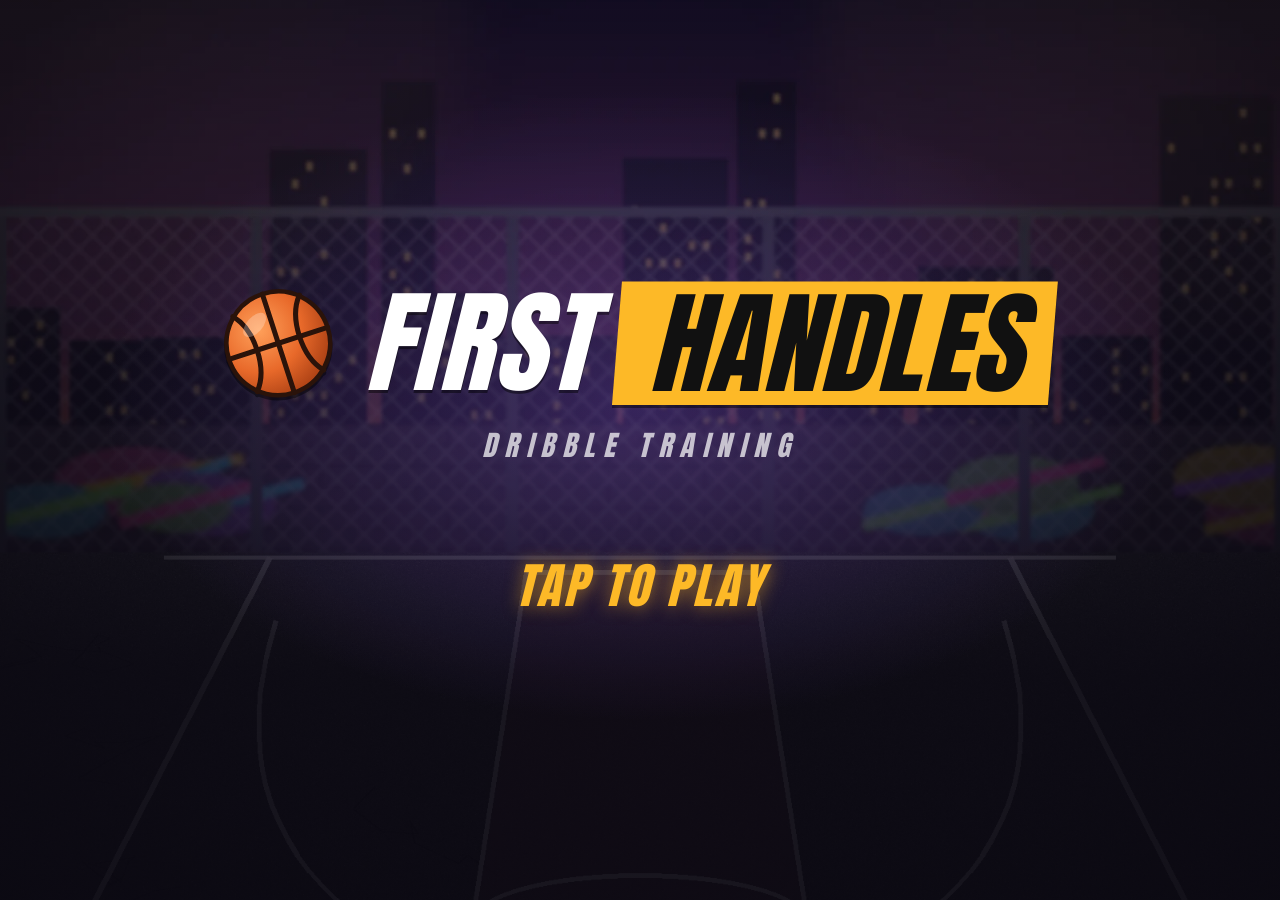
<file: index.html>
<!DOCTYPE html>
<html lang="en">
<head>
  <meta charset="utf-8">
  <meta name="viewport" content="width=device-width, initial-scale=1, viewport-fit=cover">
  <meta name="theme-color" content="#0b0912">
  <title>First Handles</title>
  <link rel="icon" href="data:image/svg+xml,%3Csvg xmlns='http://www.w3.org/2000/svg' viewBox='0 0 100 100'%3E%3Ctext y='.9em' font-size='90'%3E%F0%9F%8F%80%3C/text%3E%3C/svg%3E">
  <link rel="stylesheet" href="css/styles.css">
  <link rel="stylesheet" href="css/street.css">
  <link rel="preload" href="assets/fonts/anton.woff" as="font" type="font/woff" crossorigin>
</head>
<body>
  <main id="app" aria-live="polite"></main>
  <div id="overlay-root"></div>
  <noscript>First Handles needs JavaScript turned on.</noscript>
  <script type="module" src="js/app.js"></script>
</body>
</html>
</file>
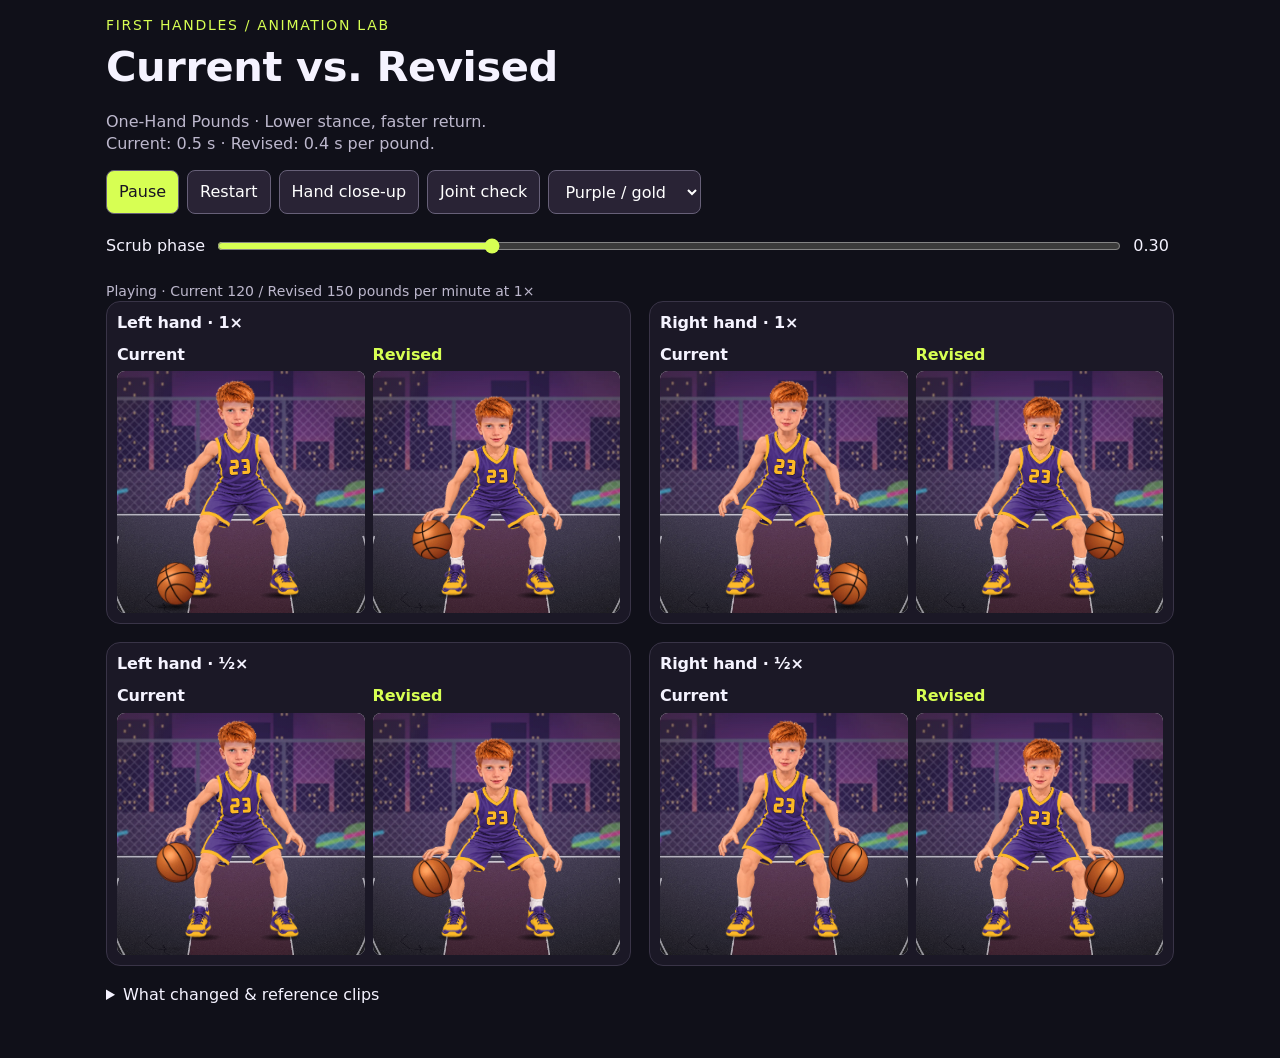
<file: dev/animation-preview.html>
<!DOCTYPE html>
<html lang="en">
<head>
  <meta charset="utf-8">
  <meta name="viewport" content="width=device-width, initial-scale=1">
  <title>One-Hand Pounds · Current vs. Revised</title>
  <link rel="stylesheet" href="../css/styles.css">
  <style>
    html { font-size: 16px; background: #101019; }
    body { padding: 16px; max-width: 1100px; margin: auto; background: #101019; color: #f5f3ff; font-size: 16px; }
    h1 { font-size: clamp(1.65rem, 5vw, 2.6rem); margin: 4px 0 8px; }
    .kicker { color: #d7ff53; font-size: 14px; letter-spacing: .12em; text-transform: uppercase; }
    .intro, .note { color: #bdb8cd; }
    .grid { display: grid; grid-template-columns: repeat(2, minmax(0, 1fr)); gap: 18px; }
    .pair { min-width: 0; border: 1px solid #393447; border-radius: 14px; padding: 10px; background: #1b1826; }
    .pair > h2 { font-size: 16px; margin: 0 0 10px; }
    .compare { display: grid; grid-template-columns: repeat(2, minmax(0, 1fr)); gap: 8px; }
    .cell { min-width: 0; }
    .cell h2 { font-size: 1rem; margin: 0 0 6px; }
    .cell.revised h2 { color: #d7ff53; }
    .cell .anim { width: 100%; max-height: none; aspect-ratio: 230 / 225; border-radius: 8px; }
    .anim__helper { display: none; }
    .controls { display: flex; gap: 8px; flex-wrap: wrap; margin: 12px 0; }
    button, select { font: inherit; padding: 8px 12px; min-height: 44px; border-radius: 8px; border: 1px solid #676078; background: #292335; color: white; }
    button:focus-visible, select:focus-visible, input:focus-visible, a:focus-visible { outline: 3px solid #d7ff53; outline-offset: 3px; }
    button[aria-pressed="true"] { background: #d7ff53; color: #171322; }
    .timeline { display: flex; align-items: center; gap: 10px; width: 100%; }
    .timeline input { flex: 1; min-width: 0; height: 44px; accent-color: #d7ff53; }
    output { min-width: 4ch; font-variant-numeric: tabular-nums; }
    a { color: #d7ff53; }
    details { margin: 16px 0; line-height: 1.6; }
    summary { cursor: pointer; min-height: 44px; }
    .note { font-size: 14px; margin: 8px 0 0; }
    body.seams .anim { background: #ff00bb; }
    body.seams .anim__scene, body.seams .anim__svg > rect { visibility: hidden; }
    @media(max-width: 700px) { body { padding: 12px; } .grid { grid-template-columns: minmax(0, 1fr); gap: 12px; } }
  </style>
</head>
<body>
  <header>
    <div class="kicker">First Handles / Animation lab</div>
    <h1>Current vs. Revised</h1>
    <p class="intro">One-Hand Pounds · Lower stance, faster return.<br>Current: 0.5 s · Revised: 0.4 s per pound.</p>
  </header>
  <div class="controls">
    <button id="play" aria-pressed="true">Pause</button>
    <button id="restart">Restart</button>
    <button id="zoom" aria-pressed="false">Hand close-up</button>
    <button id="seams" aria-pressed="false">Joint check</button>
    <select id="jersey" aria-label="Team colors">
      <option value="">Purple / gold</option>
      <option value="#4B2E83,#D9FF1F">Purple / neon</option>
      <option value="#C8102E,#F4F4F4">Red / white</option>
      <option value="#141414,#7CB8F2">Black / sky</option>
      <option value="#F4F4F4,#1D4ED8">White / royal</option>
    </select>
    <label class="timeline">Scrub phase <input id="scrub" type="range" min="0" max="1" step="0.001" value="0"><output id="phase">0.00</output></label>
  </div>
  <p class="note" id="status">Current 120 / Revised 150 pounds per minute at 1×</p>
  <div class="grid" id="grid"></div>
  <details>
    <summary>What changed &amp; reference clips</summary>
    <ul>
      <li>Revised meets the ball while it is still rising, briefly absorbs it, then drives it down. No waiting at the top.</li>
      <li>Revised runs at 150 pounds per minute, 25% faster than Current's 120. This is a review setting, not a measured video cadence.</li>
      <li>The wrist follows through after release, then recovers before the catch.</li>
      <li>Deeper knees and a stronger hip hinge keep Revised lower throughout the pound, with planted feet and less head bob.</li>
      <li>Shorter, lighter floor compression with an immediate rising arc; planted feet and a quieter head.</li>
    </ul>
    <p><a href="https://www.youtube.com/watch?v=8qvCSEG0SIQ&amp;t=81s" target="_blank" rel="noopener">Coach Dags · 1:21 · youth stance</a><br>
    <a href="https://www.youtube.com/watch?v=YuK1JHuq_aE&amp;t=38s" target="_blank" rel="noopener">CoachUp · 0:38 · side-view hand action</a></p>
    <p class="note">Mirror view shows the hand on the same side of your screen. At ½×, Current takes 1 second and Revised takes 0.8 seconds per pound. The two cadences naturally drift apart during playback. Scrubbing pauses both at the same phase. Current is the original baseline. The local game uses Revised.</p>
  </details>
  <script type="module" src="./animation-preview.js"></script>
</body>
</html>
</file>
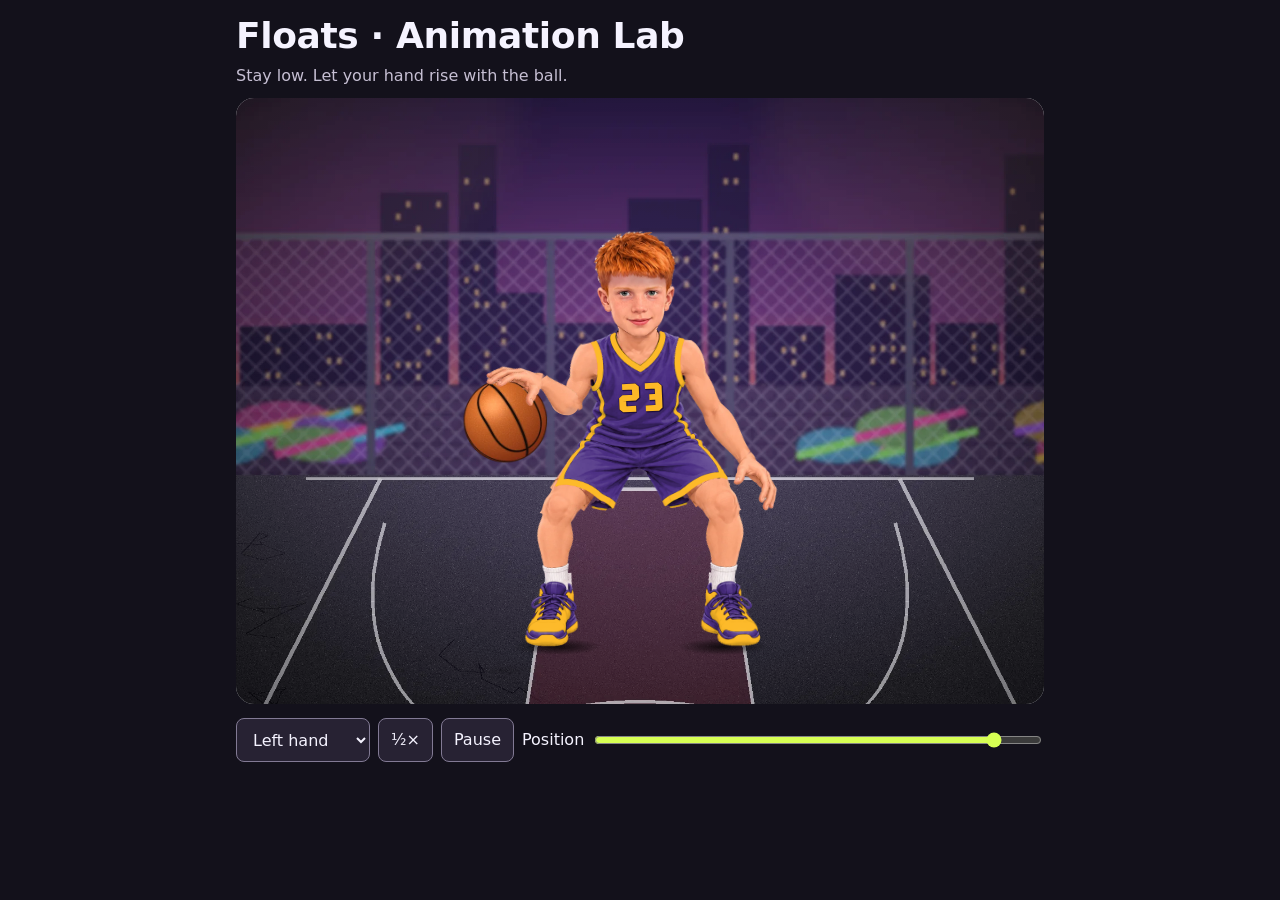
<file: dev/floats-preview.html>
<!doctype html>
<html lang="en">
<head>
  <meta charset="utf-8">
  <meta name="viewport" content="width=device-width, initial-scale=1">
  <title>Floats · Animation Lab</title>
  <link rel="stylesheet" href="../css/styles.css">
  <style>
    html, body { background: #13111b; color: #f5f3ff; font-size: 16px; }
    main { display: grid; max-width: 52rem; margin: auto; padding: 12px; gap: 12px; }
    h1 { font-size: clamp(1.5rem, 5vw, 2.25rem); }
    p { margin: 4px 0 0; color: #c6bfd3; }
    .controls { display: flex; flex-wrap: wrap; gap: 8px; align-items: center; }
    button, select { min-height: 44px; padding: 6px 12px; border-radius: 8px; border: 1px solid #827a94; background: #272233; color: inherit; font: inherit; }
    button[aria-pressed="true"] { background: #d7ff53; color: #15121c; }
    label { display: flex; align-items: center; gap: 8px; }
    .scrub { flex: 1 1 190px; }
    input { min-width: 0; width: 100%; height: 44px; accent-color: #d7ff53; }
    #stage { min-width: 0; }
    #stage .anim { width: 100%; max-height: none; }
    @media (orientation: landscape) and (max-height: 580px) {
      main { max-width: none; grid-template-columns: minmax(0, calc((100svh - 24px) * 4 / 3)) minmax(144px, 1fr); align-items: center; }
      #stage { grid-area: 1 / 1 / 3; }
      header, .controls { grid-column: 2; }
      header { align-self: end; }
      header h1 { font-size: 1.2rem; line-height: 1.15; }
      header p { font-size: .85rem; }
      .controls { align-self: start; display: grid; grid-template-columns: auto 1fr; }
      #hand, .scrub { grid-column: 1 / -1; }
      .scrub { font-size: .85rem; }
    }
  </style>
</head>
<body>
  <main>
    <header>
      <h1>Floats · Animation Lab</h1>
      <p>Stay low. Let your hand rise with the ball.</p>
    </header>
    <div id="stage"></div>
    <div class="controls">
      <select id="hand" aria-label="Dribbling hand"><option value="left">Left hand</option><option value="right">Right hand</option></select>
      <button id="slow" aria-pressed="false" aria-label="Half speed">½×</button>
      <button id="play">Pause</button>
      <label class="scrub">Position <input id="phase" type="range" min="0" max="1" step="0.001" value="0"></label>
    </div>
  </main>
  <script type="module" src="./floats-preview.js"></script>
</body>
</html>
</file>
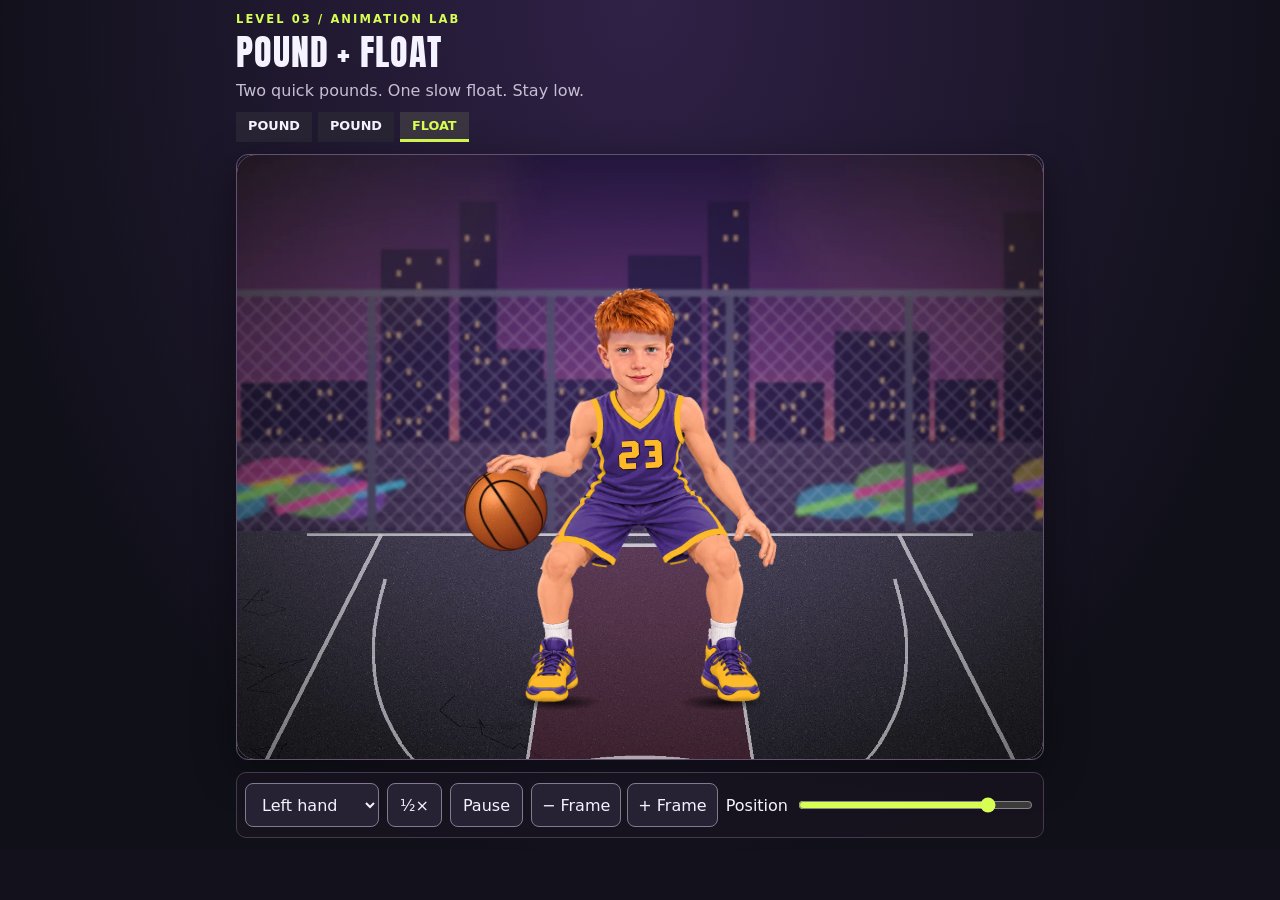
<file: dev/pound-float-preview.html>
<!doctype html>
<html lang="en">
<head>
  <meta charset="utf-8">
  <meta name="viewport" content="width=device-width, initial-scale=1">
  <title>Pound + Float · Animation Lab</title>
  <link rel="stylesheet" href="../css/styles.css">
  <style>
    html, body { background: #13111b; color: #f5f3ff; font-size: 16px; }
    main { display: grid; max-width: 52rem; margin: auto; padding: 12px; gap: 12px; }
    h1 { font-size: clamp(1.5rem, 5vw, 2.25rem); }
    p { margin: 4px 0 0; color: #c6bfd3; }
    .controls { display: flex; flex-wrap: wrap; gap: 8px; align-items: center; }
    button, select { min-height: 44px; padding: 6px 12px; border-radius: 8px; border: 1px solid #827a94; background: #272233; color: inherit; font: inherit; }
    button[aria-pressed="true"] { background: #d7ff53; color: #15121c; }
    label { display: flex; align-items: center; gap: 8px; }
    .scrub { flex: 1 1 190px; }
    input { min-width: 0; width: 100%; height: 44px; accent-color: #d7ff53; }
    #stage { min-width: 0; }
    #stage .anim { width: 100%; max-height: none; }
    @font-face { font-family: Anton; src: url('../assets/fonts/anton.woff'); }
    body { background: radial-gradient(ellipse at top, #302147, #101019 75%); }
    h1 { font-family: Anton, sans-serif; font-weight: 400; text-transform: uppercase; letter-spacing: .025em; }
    .kicker { color: #d7ff53; text-transform: uppercase; font-size: .72rem; font-weight: 800; letter-spacing: .18em; }
    #stage { overflow: hidden; border: 1px solid #655074; border-radius: 12px; box-shadow: 0 12px 40px #0006; }
    .beats { display: flex; gap: 6px; margin-top: 10px; }
    .beats span { padding: 5px 12px; background: #292434; border-bottom: 3px solid transparent; font-weight: 800; text-transform: uppercase; font-size: .8rem; }
    .beats span.active { color: #d7ff53; border-color: #d7ff53; background: #3a3540; }
    .controls { padding: 8px; border: 1px solid #44394e; border-radius: 10px; background: #17131ee6; }
    .stepper { display: flex; gap: 6px; }
    .stepper button { padding-inline: 10px; }
    @media (orientation: landscape) and (max-height: 580px) {
      main { max-width: none; grid-template-columns: minmax(0, 1fr) minmax(190px, 30%); align-items: center; }
      #stage { width: 100%; max-width: calc((100svh - 26px) * 4 / 3); justify-self: center; }
      #stage .anim { max-height: calc(100svh - 24px); }
      #stage { grid-area: 1 / 1 / 3; }
      header, .controls { grid-column: 2; }
      header { align-self: end; }
      header h1 { font-size: 1.2rem; line-height: 1.15; }
      header p { font-size: .85rem; }
      .controls { align-self: start; display: grid; grid-template-columns: auto 1fr; }
      #hand, .scrub { grid-column: 1 / -1; }
      .scrub { font-size: .85rem; }
      .beats span { padding: 4px 6px; font-size: .7rem; }
      .stepper { grid-column: 1 / -1; }
    }
    @media (orientation: landscape) and (max-height: 375px) {
      main { gap: 8px; }
      header p { display: none; }
      .kicker { font-size: .58rem; letter-spacing: .08em; white-space: nowrap; }
      .beats { margin-top: 4px; }
      .controls { gap: 5px; padding: 6px; }
    }
  </style>
</head>
<body>
  <main>
    <header>
      <div class="kicker">Level 03 / Animation Lab</div>
      <h1>Pound + Float</h1>
      <p>Two quick pounds. One slow float. Stay low.</p>
      <div class="beats" aria-label="Pound, pound, float rhythm"><span>Pound</span><span>Pound</span><span>Float</span></div>
    </header>
    <div id="stage"></div>
    <div class="controls">
      <select id="hand" aria-label="Dribbling hand"><option value="left">Left hand</option><option value="right">Right hand</option></select>
      <button id="slow" aria-pressed="false" aria-label="Half speed">½×</button>
      <button id="play">Pause</button>
      <div class="stepper"><button id="previous" aria-label="Previous frame">− Frame</button><button id="next" aria-label="Next frame">+ Frame</button></div>
      <label class="scrub">Position <input id="phase" type="range" min="0" max="1" step="0.001" value="0"></label>
    </div>
  </main>
  <script type="module" src="./pound-float-preview.js"></script>
</body>
</html>
</file>
<file: css/styles.css>
/* First Handles — base styles. Colors come from the player's team colors. */

:root {
  --primary: #4B2E83;
  --primary-ink: #FFFFFF;
  --secondary: #FDB927;
  --secondary-ink: #111111;
  --jersey: var(--primary);
  --jersey-trim: var(--secondary);
  --placeholder: #9AA0A6;
  --placeholder-dark: #6B7075;

  --surface: color-mix(in srgb, var(--primary-ink) 12%, transparent);
  --surface-strong: color-mix(in srgb, var(--primary-ink) 22%, transparent);
  --radius: 18px;
  --gap: clamp(12px, 2.2vw, 24px);

  --fs-body: clamp(1.05rem, 0.7rem + 1.3vw, 1.6rem);
  --fs-h1: clamp(1.6rem, 1rem + 2.6vw, 3rem);
  --fs-btn: clamp(1.2rem, 0.8rem + 1.6vw, 2rem);
  --fs-huge: clamp(1.5rem, 1rem + 2.4vw, 2.8rem);
}

* { box-sizing: border-box; }

html, body {
  margin: 0;
  min-height: 100%;
  background: var(--primary);
  color: var(--primary-ink);
  font-family: system-ui, -apple-system, "Segoe UI", Roboto, sans-serif;
  font-size: var(--fs-body);
  line-height: 1.35;
  -webkit-tap-highlight-color: transparent;
  transition: background-color 0.25s ease;
}

#app {
  max-width: 1100px;
  margin: 0 auto;
  padding: max(var(--gap), env(safe-area-inset-top)) var(--gap) calc(var(--gap) * 2);
}

h1, h2 { margin: 0; font-weight: 800; letter-spacing: -0.01em; }
h1 { font-size: var(--fs-h1); }
h1:focus, h2:focus { outline: none; }

.stack { display: flex; flex-direction: column; gap: var(--gap); }
.center { align-items: center; text-align: center; }
.lead { margin: 0; opacity: 0.9; }

/* ---------- top bar ---------- */
.topbar {
  display: flex; align-items: center; gap: var(--gap);
  margin-bottom: var(--gap);
  min-height: 56px;
  padding-right: 52px;          /* room for the music button */
}
.btn-back {
  font: inherit; font-weight: 700;
  color: inherit; background: var(--surface);
  border: 0; border-radius: 999px;
  padding: 0.5em 1em; min-height: 48px;
  cursor: pointer; flex-shrink: 0;
}

/* ---------- buttons ---------- */
.btn {
  font: inherit; font-weight: 800; font-size: var(--fs-btn);
  color: var(--secondary-ink); background: var(--secondary);
  border: 3px solid color-mix(in srgb, var(--secondary-ink) 25%, transparent);
  border-radius: var(--radius);
  padding: 0.6em 1.4em; min-height: 64px;
  cursor: pointer;
  box-shadow: 0 6px 0 color-mix(in srgb, black 30%, var(--secondary));
  transition: transform 0.08s ease, box-shadow 0.08s ease;
}
.btn:active { transform: translateY(4px); box-shadow: 0 2px 0 color-mix(in srgb, black 30%, var(--secondary)); }
.btn-big { width: min(100%, 420px); }
.btn-huge { width: min(100%, 520px); font-size: var(--fs-huge); min-height: 88px; }
.btn-quiet {
  color: var(--primary-ink); background: var(--surface-strong);
  border-color: transparent; box-shadow: none;
}
.btn-quiet:active { box-shadow: none; }
.btn-link {
  font: inherit; color: inherit; background: none; border: 0;
  text-decoration: underline; text-underline-offset: 4px;
  padding: 0.6em; min-height: 48px; cursor: pointer; opacity: 0.9;
}
button:focus-visible, input:focus-visible {
  outline: 4px solid var(--primary-ink); outline-offset: 3px;
}

/* ---------- setup ---------- */
.setup { max-width: 640px; margin: 0 auto; }
.field { display: flex; flex-direction: column; gap: 8px; border: 0; padding: 0; margin: 0; }
.field > span, .field > legend { font-weight: 700; padding: 0; margin-bottom: 8px; }
.field input {
  font: inherit; font-size: var(--fs-btn); font-weight: 700;
  padding: 0.5em 0.7em; border-radius: 14px;
  border: 3px solid transparent;
  background: #fff; color: #111;
  min-height: 64px;
}
.field input[name="number"] { width: 5em; text-align: center; }
.swatches {
  display: grid;
  grid-template-columns: repeat(6, 1fr);
  gap: 10px;
}
.swatch {
  aspect-ratio: 1; min-height: 48px; width: 100%;
  border-radius: 50%;
  background: var(--sw);
  border: 3px solid color-mix(in srgb, var(--primary-ink) 40%, transparent);
  cursor: pointer; position: relative;
}
.swatch[aria-checked="true"] {
  border: 5px solid var(--primary-ink);
  box-shadow: 0 0 0 4px var(--primary);
  transform: scale(1.08);
}
.swatch[aria-checked="true"]::after {
  content: "✓"; position: absolute; inset: 0;
  display: grid; place-items: center;
  font-weight: 900; font-size: 1.3em;
  color: #fff; text-shadow: 0 0 4px #000, 0 0 2px #000;
}
.swatch:disabled { opacity: 0.2; cursor: not-allowed; }
.form-error { margin: 0; font-weight: 700; background: #fff; color: #B00020; padding: 0.5em 0.8em; border-radius: 12px; }
.setup .btn { align-self: center; }
.danger-zone { display: flex; flex-direction: column; align-items: center; gap: 10px; text-align: center; margin-top: var(--gap); opacity: 0.8; }
.btn-link.armed { font-weight: 800; opacity: 1; }
.btn-link[aria-pressed="true"] { font-weight: 800; opacity: 1; }
/* Developer mode Skip button: small, out of the way, clearly a test tool. */
.dev-skip {
  position: absolute; top: 8px; right: 8px; z-index: 5;
  font: inherit; font-size: 0.8rem; font-weight: 800; cursor: pointer;
  padding: 8px 14px; border-radius: 999px;
  background: #111; color: #fff; border: 2px dashed #ff5ad1; opacity: 0.85;
}
.drill__stage { position: relative; }
.drill[data-phase="finished"] .dev-skip { display: none; }
/* Keep Skip clear of the "YOUR RIGHT HAND" label (it sits top-right on those steps). */
.drill__stage:has(.anim[data-side="right"]) .dev-skip { right: auto; left: 8px; }

/* ---------- home + player card ---------- */
.home { padding-top: calc(var(--gap) * 1.5); }
/* Landscape tablets / laptops / TVs: card on the left, greeting + buttons on the right,
   so everything fits without scrolling. */
@media (min-aspect-ratio: 5/4) and (min-width: 900px) {
  .home {
    display: grid; align-content: center; justify-content: center;
    grid-template-columns: auto minmax(0, 560px);
    grid-template-areas: "card greet" "card edit" "card go";
    column-gap: calc(var(--gap) * 2.5); row-gap: var(--gap);
    min-height: calc(100dvh - var(--gap) * 3);
    padding-top: 0;
  }
  .home > .greeting { grid-area: greet; align-self: end; padding-inline: 0; font-size: clamp(2.4rem, 1rem + 3vw, 4.2rem); }
  .home > .player-card { grid-area: card; }
  .home > .btn-link, .home > .btn-settings { grid-area: edit; justify-self: center; }
  .home > .btn-huge {
    grid-area: go; align-self: start; justify-self: center;
    width: 100%; max-width: 560px; min-height: 0;
    padding: 0.5em 0.9em; white-space: nowrap;
    font-size: clamp(1.5rem, 0.8rem + 1.5vw, 2.6rem);   /* text always fits with room to spare */
  }
  .home .player-card__avatar { height: min(62vh, 520px); }
}
.greeting { padding-inline: 52px; font-size: clamp(2rem, 1.2rem + 4vw, 4rem); }
.player-card {
  width: min(80vw, 320px);
  background: var(--surface);
  border-radius: 24px;
  padding: var(--gap);
  display: flex; flex-direction: column; align-items: center; gap: 12px;
}
.player-card__avatar {
  /* his illustrated portrait (2:3), recolored to the team colors */
  position: relative;
  height: min(44vh, 380px); aspect-ratio: 2 / 3;
  container-type: inline-size;
}
.player-card__portrait {
  display: block; width: 100%; height: 100%; object-fit: contain;
  user-select: none; -webkit-user-drag: none;
}
/* his number, printed live on the jersey (block digits, clipped to the fabric) */
.player-card__number {
  position: absolute; inset: 0; width: 100%; height: 100%;
  pointer-events: none; overflow: visible;
}
.player-card__name { font-size: var(--fs-huge); font-weight: 800; }
.player-card__name:empty { display: none; }
/* live preview on the setup / edit screen */
.setup-preview .player-card { margin: 0 auto; padding: 12px; }
.setup-preview .player-card__avatar { height: min(32vh, 280px); }

/* ---------- level / step tiles ---------- */
.tile-list {
  list-style: none; margin: 0; padding: 0;
  display: grid; gap: var(--gap);
  grid-template-columns: repeat(auto-fill, minmax(min(100%, 400px), 1fr));
}
.tile {
  width: 100%; min-height: 96px;
  font: inherit; color: inherit; text-align: left;
  background: var(--surface); border: 3px solid transparent;
  border-radius: var(--radius);
  padding: 0.8em 1em;
  display: grid; grid-template-columns: 1fr auto; grid-template-rows: auto auto;
  column-gap: 1em; align-items: center;
  cursor: pointer;
}
.tile__label { font-size: var(--fs-huge); font-weight: 800; white-space: nowrap; }
.tile__sub { grid-column: 1; opacity: 0.85; }
.tile__icon {
  grid-column: 2; grid-row: 1 / span 2;
  width: 2em; height: 2em; border-radius: 50%;
  display: grid; place-items: center; font-size: 1.3em;
}
.tile--open { border-color: var(--secondary); }
.tile--open .tile__icon { background: var(--secondary); color: var(--secondary-ink); }
.tile--done .tile__icon { background: var(--primary-ink); color: var(--primary); font-weight: 900; }
.tile--locked { opacity: 0.45; cursor: not-allowed; }
.shake { animation: shake 0.35s; }
@keyframes shake {
  25% { transform: translateX(-6px); } 50% { transform: translateX(6px); } 75% { transform: translateX(-3px); }
}

/* ---------- drill ---------- */
.drill {
  display: grid; gap: var(--gap);
  grid-template-columns: 1fr;
  position: relative;
}
@media (min-aspect-ratio: 5/4) and (min-width: 700px) {
  .drill { grid-template-columns: 1.1fr 1fr; align-items: center; }
  /* Landscape tablet/laptop/TV: size the timer by screen height so Start stays on screen. */
  .drill .timer__value { font-size: clamp(3.5rem, 15vh, 13rem); }
  .drill .drill__panel { gap: 12px; }
  .drill .tips { gap: 6px; font-size: 0.75em; line-height: 1.25; }
  .drill .tips li { padding: 0.35em 0.8em; }
  .drill .anim { max-height: 70vh; }
  .drill .btn-huge { padding: 0.35em 1.5em; line-height: 1.1; min-height: 76px; }
}
/* Short landscape screens (laptops with browser bars): squeeze a little more. */
@media (min-aspect-ratio: 5/4) and (min-width: 700px) and (max-height: 720px) {
  .drill .tips { font-size: 0.68em; }
  .drill .timer__label { font-size: 1.6rem; }
  .drill .timer__value { font-size: clamp(3.5rem, 12vh, 13rem); }
  .drill .btn-huge { min-height: 64px; }
  .drill .anim { max-height: 62vh; }
}
/* Big screens: once the tips hide (countdown/running/finished), the timer grows back. */
@media (min-width: 700px) {
  .drill:not([data-phase="intro"]) .timer__value { font-size: clamp(5rem, 28vh, 13rem); }
}
/* Tablets held upright: keep the animation from pushing Start off screen. */
@media (min-width: 700px) and (orientation: portrait) {
  .drill .anim { max-height: 34vh; width: auto; margin: 0 auto; }
  .drill .timer__value { font-size: clamp(4rem, 12vh, 13rem); }
  .drill .btn-huge { padding: 0.35em 1.5em; line-height: 1.1; min-height: 96px; }
  .drill:not([data-phase="intro"]) .timer__value { font-size: clamp(5rem, 20vh, 13rem); }
}
.drill__panel { display: flex; flex-direction: column; align-items: center; gap: var(--gap); text-align: center; }
.tips { margin: 0; padding: 0; list-style: none; display: flex; flex-direction: column; gap: 8px; }
.tips li { background: var(--surface); border-radius: 12px; padding: 0.4em 0.9em; font-weight: 600; }
.timer { display: flex; flex-direction: column; align-items: center; line-height: 1; }
.timer__label { font-weight: 800; font-size: var(--fs-huge); }
.timer__value {
  font-size: clamp(5rem, 3rem + 14vw, 13rem);
  font-weight: 900; font-variant-numeric: tabular-nums;
}
.drill__actions { display: flex; flex-direction: column; align-items: center; width: 100%; gap: 14px; }
.drill__actions .btn { display: none; }

/* phases */
.drill[data-phase="intro"] [data-act="start"] { display: block; }
.drill[data-phase="countdown"] [data-act="lost"],
.drill[data-phase="running"] [data-act="lost"],
.drill[data-phase="finished"] [data-act="lost"] { display: block; }
.drill[data-phase="finished"] [data-act="done"] { display: block; }
.drill[data-phase="paused"] [data-act="ready"] { display: block; }
.drill[data-phase="finished"] [data-act="lost"] { min-height: 64px; font-size: var(--fs-btn); }
.drill:not([data-phase="intro"]) .tips { display: none; }
.drill[data-phase="finished"] .timer__value { color: var(--secondary); }

.btn-lost {
  background: #fff; color: #B00020; border-color: #B00020;
  box-shadow: 0 6px 0 #7a0016;
}
.btn-done { animation: pulse 1.2s ease-in-out infinite; }
@keyframes pulse { 50% { transform: scale(1.04); } }

.countdown {
  position: absolute; inset: 0; z-index: 1; pointer-events: none;
  display: grid; place-items: center; contain: paint;
  font-size: clamp(96px, 40vmin, 240px); font-size: min(46cqi, 42svh, 240px); line-height: 1;
  color: var(--secondary);
  text-shadow: 0 6px 0 rgba(0,0,0,0.3);
}
.countdown:empty { display: none; }
.drill[data-phase="countdown"] .timer { visibility: hidden; }

/* drill animation box (avatar engine draws inside an SVG) */
.anim {
  position: relative; width: 100%; aspect-ratio: 4 / 3;
  max-height: 60vh; margin: 0 auto;
  background: #D9DCDF; border-radius: var(--radius);
  overflow: hidden;
}
.anim__svg { display: block; width: 100%; height: 100%; }

/* ---------- nice work ---------- */
.nicework { padding-top: calc(var(--gap) * 2); }
.badge {
  width: 120px; height: 120px; border-radius: 50%;
  background: var(--secondary); color: var(--secondary-ink);
  display: grid; place-items: center; font-size: 4rem; font-weight: 900;
}
.nicework .actions { width: 100%; align-items: center; margin-top: var(--gap); }
.nicework .badge { width: 84px; height: 84px; font-size: 2.8rem; }
.nicework h1 { margin: 0; }
.nicework__body { width: 100%; display: flex; flex-direction: column; align-items: center; gap: var(--gap); }
.actions__row { display: flex; gap: 12px; width: min(100%, 520px); }
.actions__row .btn { flex: 1; }
/* Wide screens: review on the left, buttons on the right, so it all fits. */
@media (min-aspect-ratio: 5/4) and (min-width: 700px) {
  .nicework { padding-top: 0; gap: 10px; }
  .nicework__body { display: grid; grid-template-columns: 1fr 1fr; align-items: center; gap: calc(var(--gap) * 1.5); max-width: 1100px; }
  .nicework .actions { margin-top: 0; }
  .nicework .review { width: 100%; max-width: 560px; justify-self: end; font-size: 0.8em; }
  .nicework .review__title { font-size: 1.4em; }
  .nicework .badge { width: 56px; height: 56px; font-size: 2rem; }
  .nicework h1 { font-size: var(--fs-huge); }
  .nicework .actions { justify-self: start; width: 100%; max-width: 520px; }
}
.review { width: min(100%, 560px); display: flex; flex-direction: column; gap: 8px; }
.review__title { margin: 0; font-size: var(--fs-huge); }
.review__hint, .review__best { margin: 0; opacity: 0.9; }
.review__options { display: flex; flex-direction: column; gap: 8px; }
.star-opt {
  font: inherit; color: inherit; text-align: left; cursor: pointer;
  display: flex; align-items: center; gap: 14px; min-height: 56px;
  padding: 0.5em 0.9em; border-radius: 14px;
  background: var(--surface); border: 3px solid transparent;
  transition: transform 120ms ease-out, border-color 150ms ease;
}
.star-opt:active { transform: scale(0.97); }
.star-opt[aria-checked="true"] { border-color: var(--secondary); }
.star-opt__stars { font-size: 1.5em; letter-spacing: 2px; color: var(--secondary); white-space: nowrap; }
.star-opt__text { font-weight: 700; }
@media (prefers-reduced-motion: reduce) { .star-opt { transition: none; } }
@media (max-width: 700px) and (orientation: portrait) {
  .nicework { padding-top: 0; gap: 10px; }
  .nicework .badge { width: 52px; height: 52px; font-size: 1.8rem; }
  .nicework h1 { font-size: 1.6rem; }
  .nicework__body { gap: 12px; }
  .nicework .actions { margin-top: 0; gap: 10px; }
  .nicework .btn-big { min-height: 52px; }
  .review { font-size: 0.9em; }
  .star-opt { min-height: 50px; }
}

/* Short wide screens (laptops with browser bars): drop the badge so the review fits. */
@media (min-aspect-ratio: 5/4) and (min-width: 700px) and (max-height: 800px) {
  .nicework .badge { display: none; }
  .nicework .review { gap: 6px; }
  .nicework .star-opt { min-height: 48px; padding: 0.35em 0.9em; }
}

/* Small phones: drop the "Step complete" line so Retry/Back stay on screen. */
@media (max-width: 700px) and (orientation: portrait) and (max-height: 640px) {
  .nicework .lead { display: none; }
}

/* ---------- celebration (placeholder) ---------- */
.celebrate {
  position: fixed; inset: 0; z-index: 50;
  background: rgba(0,0,0,0.55);
  display: grid; place-items: center; padding: var(--gap);
  animation: fadein 0.2s ease;
}
.celebrate__card {
  background: #fff; color: #111; border-radius: 28px;
  padding: calc(var(--gap) * 1.5);
  display: flex; flex-direction: column; align-items: center; gap: var(--gap);
  text-align: center; width: min(92vw, 480px);
  animation: popin 0.35s cubic-bezier(.2,1.4,.4,1);
}
.celebrate__art { font-size: 6rem; line-height: 1; }
.celebrate--level .celebrate__art { font-size: 9rem; }
.celebrate__title { font-size: var(--fs-h1); }
@keyframes fadein { from { opacity: 0; } }
@keyframes popin { from { transform: scale(0.6); opacity: 0; } }

/* ---------- toast ---------- */
.toast {
  position: fixed; left: 50%; bottom: max(24px, env(safe-area-inset-bottom));
  transform: translateX(-50%); z-index: 60;
  background: #111; color: #fff; font-weight: 800;
  padding: 0.7em 1.4em; border-radius: 999px;
  animation: fadein 0.2s ease;
}

/* ---------- small phones ---------- */
@media (max-width: 420px) {
  .swatches { grid-template-columns: repeat(4, 1fr); }
}

@media (prefers-reduced-motion: reduce) {
  *, *::before, *::after { animation-duration: 0.01ms !important; animation-iteration-count: 1 !important; transition: none !important; }
}

/* ---------- phones held upright: drill fits on one screen ---------- */
@media (max-width: 700px) and (orientation: portrait) {
  .drill { gap: 10px; }
  .drill__panel { gap: 10px; }
  .anim { width: min(100%, calc(34svh * 4 / 3)); }
  .tips { gap: 4px; font-size: 0.85em; }
  .tips li { padding: 0.25em 0.7em; }
  .timer__value { font-size: clamp(4rem, 2rem + 14vw, 7rem); }
  .drill .btn-huge { min-height: 72px; }
  .topbar { margin-bottom: 10px; }
}
@media (max-width: 700px) and (orientation: portrait) and (max-height: 640px) {
  .anim { width: min(100%, calc(30svh * 4 / 3)); }
  .timer__value { font-size: 4.2rem; }
  #app { padding-bottom: 12px; }
}

/* ---------- music on/off (every screen, top-right) ---------- */
.music-toggle {
  position: fixed; z-index: 50;
  top: max(10px, env(safe-area-inset-top)); right: max(10px, env(safe-area-inset-right));
  width: 44px; height: 44px; border-radius: 50%;
  display: grid; place-items: center; padding: 0;
  border: 0; color: #fff; background: rgba(10, 8, 20, 0.38);
  -webkit-backdrop-filter: blur(6px); backdrop-filter: blur(6px);
  cursor: pointer;
}
.music-toggle svg { width: 22px; height: 22px; }
.music-toggle:focus-visible { outline: 3px solid var(--secondary); outline-offset: 2px; }
@media (hover: hover) and (pointer: fine) { .music-toggle:hover { background: rgba(10, 8, 20, 0.55); } }
/* Small phones: keep screen titles on one line beside Back and the music button. */
@media (max-width: 400px) {
  .topbar { padding-right: 48px; gap: 10px; }
  .topbar h1, .topbar h2 { font-size: 1.25rem; }
}
</file>
<file: css/street.css>
/* First Handles — "streetball" game look (NBA Street direction), layered on top of
   styles.css. Layout and sizing rules stay in styles.css; this file is the skin:
   dark court atmosphere, team-color glow, Anton display type, slanted shapes.
   Placeholder art direction: quick to restyle later. */

@font-face {
  font-family: "Anton";
  src: url("../assets/fonts/anton.woff") format("woff");
  font-display: swap;
}

:root {
  --bg: #0b0912;
  --bg-2: #15111f;
  --ink: #ffffff;
  --muted: rgba(255, 255, 255, 0.72);
  --glass: rgba(255, 255, 255, 0.07);
  --glass-2: rgba(255, 255, 255, 0.12);
  --line: rgba(255, 255, 255, 0.14);
  --display: "Anton", Impact, "Haettenschweiler", "Arial Narrow Bold", "Avenir Next Condensed", sans-serif;
  --slant: polygon(4% 0, 100% 0, 96% 100%, 0 100%);
  --slant-sm: polygon(10px 0, 100% 0, calc(100% - 10px) 100%, 0 100%);
  --surface: var(--glass);
  --surface-strong: var(--glass-2);
}

/* ---------- atmosphere ---------- */
html, body {
  background-color: var(--bg);
  color: var(--ink);
}
body {
  background:
    radial-gradient(1100px 620px at 12% -12%, color-mix(in srgb, var(--primary) 78%, transparent), transparent 62%),
    radial-gradient(900px 560px at 108% 112%, color-mix(in srgb, var(--secondary) 26%, transparent), transparent 60%),
    repeating-linear-gradient(115deg, rgba(255,255,255,0.028) 0 2px, transparent 2px 26px),
    linear-gradient(180deg, var(--bg-2), var(--bg));
  background-attachment: fixed;
  min-height: 100dvh;
}
/* faint court lines in the corner of every screen */
body::before {
  content: ""; position: fixed; inset: auto -12vmin -18vmin auto; z-index: -1;
  width: 70vmin; height: 70vmin; border-radius: 50%;
  border: 3px solid rgba(255, 255, 255, 0.05);
  box-shadow: 0 0 0 9vmin rgba(255, 255, 255, 0.02) inset;
  pointer-events: none;
}

/* ---------- type ---------- */
h1, h2, .display {
  font-family: var(--display);
  font-weight: 400;              /* Anton has one weight */
  font-style: italic;
  text-transform: uppercase;
  letter-spacing: 0.01em;
  line-height: 1.02;
}
.topbar h1 {
  position: relative;
  padding-left: 18px;
  text-shadow: 0 3px 0 rgba(0, 0, 0, 0.35);
}
.topbar h1::before {           /* accent slash */
  content: ""; position: absolute; left: 0; top: 0.08em; bottom: 0.08em; width: 7px;
  background: var(--secondary); transform: skewX(-14deg);
  box-shadow: 0 0 14px color-mix(in srgb, var(--secondary) 60%, transparent);
}

/* ---------- buttons ---------- */
.btn {
  position: relative; overflow: hidden;
  font-family: var(--display); font-weight: 400; font-style: italic;
  text-transform: uppercase; letter-spacing: 0.03em;
  color: var(--secondary-ink);
  background: linear-gradient(180deg, color-mix(in srgb, white 22%, var(--secondary)), var(--secondary) 55%, color-mix(in srgb, black 12%, var(--secondary)));
  border: 0; border-radius: 0;
  clip-path: var(--slant);
  box-shadow: none;
  filter: drop-shadow(0 5px 0 color-mix(in srgb, black 55%, var(--secondary))) drop-shadow(0 10px 18px rgba(0, 0, 0, 0.45));
  padding: 0.55em 1.6em;
  transition: transform 90ms ease-out, filter 90ms ease-out;
}
.btn:active {
  transform: translateY(4px) scale(0.985);
  filter: drop-shadow(0 1px 0 color-mix(in srgb, black 55%, var(--secondary))) drop-shadow(0 4px 10px rgba(0, 0, 0, 0.4));
  box-shadow: none;
}
@media (hover: hover) and (pointer: fine) {
  .btn:hover { transform: translateY(-2px); }
  .btn:active { transform: translateY(4px) scale(0.985); }
}
/* the main call-to-action buttons get a light sweep */
.btn-huge::after {
  content: ""; position: absolute; inset: -20% auto -20% -40%; width: 30%;
  background: linear-gradient(100deg, transparent, rgba(255, 255, 255, 0.55), transparent);
  transform: skewX(-18deg);
  animation: sweep 3.2s ease-in-out infinite;
  pointer-events: none;
}
@keyframes sweep { 0%, 55% { left: -40%; } 85%, 100% { left: 130%; } }

.btn-quiet {
  color: var(--ink);
  background: linear-gradient(180deg, rgba(255,255,255,0.16), rgba(255,255,255,0.08));
  filter: drop-shadow(0 4px 0 rgba(0, 0, 0, 0.45));
}
.btn-lost {
  color: #fff;
  background: linear-gradient(180deg, #ff5a6e, #e0233f 60%, #b5112b);
  filter: drop-shadow(0 5px 0 #6d0715) drop-shadow(0 10px 18px rgba(0, 0, 0, 0.45));
  box-shadow: none;
}
.drill .btn-done {
  --secondary: #3bd487;
  --secondary-ink: #092416;
}
.btn-back {
  font-family: var(--display); font-weight: 400; font-style: italic; text-transform: uppercase;
  letter-spacing: 0.03em;
  background: var(--glass-2); border-radius: 0; clip-path: var(--slant-sm);
  padding: 0.45em 1.1em;
}
.btn-link { color: var(--muted); }
button:focus-visible, input:focus-visible, [tabindex]:focus-visible {
  outline: 3px solid var(--secondary); outline-offset: 3px;
}

/* ---------- logo ---------- */
.logo {
  display: inline-flex; align-items: center; gap: 0.18em;
  font-family: var(--display); font-style: italic; text-transform: uppercase;
  font-size: clamp(1.3rem, 0.9rem + 1.6vw, 2.2rem); line-height: 1;
  letter-spacing: 0.01em;
  filter: drop-shadow(0 3px 0 rgba(0, 0, 0, 0.45));
}
.logo__a { color: var(--ink); }
.logo__b {
  color: var(--secondary-ink); background: var(--secondary);
  padding: 0.06em 0.32em 0.04em; clip-path: var(--slant-sm);
}
.logo__ball { width: 1em; height: 1em; flex: none; transform: rotate(-18deg); margin-right: 0.08em; }
.logo--xl { font-size: clamp(2.6rem, 1.4rem + 6vw, 6.5rem); }

/* ---------- title screen ---------- */
.title-screen {
  position: fixed; inset: 0; z-index: 100;
  display: grid; place-items: center; cursor: pointer;
  background:
    linear-gradient(180deg, rgba(11, 9, 18, 0.25), rgba(11, 9, 18, 0.85)),
    url("../assets/scene/court.webp") center / cover no-repeat,
    var(--bg);
  animation: fadein 0.3s ease;
}
.title-screen__court {
  position: absolute; inset: 0;
  background: radial-gradient(60% 50% at 50% 45%, color-mix(in srgb, var(--primary) 55%, transparent), transparent 70%);
  mix-blend-mode: screen;
}
.title-screen__inner { position: relative; display: grid; justify-items: center; gap: 0.6em; text-align: center; padding: 1rem; }
.title-screen__tag {
  margin: 0; font-family: var(--display); font-style: italic; text-transform: uppercase;
  letter-spacing: 0.3em; color: var(--muted); font-size: clamp(0.9rem, 0.7rem + 0.8vw, 1.4rem);
}
.title-screen__tap {
  margin: 1.4em 0 0; font-family: var(--display); font-style: italic; text-transform: uppercase;
  font-size: clamp(1.4rem, 1rem + 1.8vw, 2.6rem); letter-spacing: 0.06em;
  color: var(--secondary);
  text-shadow: 0 0 18px color-mix(in srgb, var(--secondary) 60%, transparent);
  animation: blink 1.4s ease-in-out infinite;
}
@keyframes blink { 50% { opacity: 0.35; } }
.title-screen.is-leaving { animation: titleOut 0.38s ease-in forwards; }
@keyframes titleOut { to { opacity: 0; transform: scale(1.06); } }

/* ---------- screen transition ---------- */
#app.screen-in > * { animation: screenIn 0.32s cubic-bezier(0.2, 0.8, 0.2, 1) both; }
@keyframes screenIn { from { opacity: 0; transform: translateX(18px); } }

/* ---------- home ---------- */
.home { display: flex; flex-direction: column; align-items: center; gap: var(--gap); text-align: center; }
.home__brand { align-self: center; }
.greeting { font-size: clamp(2rem, 1.2rem + 4vw, 4rem); padding-inline: 52px; }
.greeting small {
  display: block; font-size: 0.42em; letter-spacing: 0.18em; color: var(--muted);
}
@media (min-aspect-ratio: 5/4) and (min-width: 900px) {
  .home {
    display: grid;
    grid-template-areas: "card brand" "card greet" "card edit" "card go";
    grid-template-rows: auto auto auto auto;
  }
  .home > .home__brand { grid-area: brand; align-self: end; justify-self: center; }
  .home > .greeting { text-align: center; }
}

/* ---------- player card: trading card ---------- */
.player-card {
  position: relative; isolation: isolate;
  background:
    linear-gradient(160deg, color-mix(in srgb, var(--primary) 85%, black) 0%, #120e1c 62%),
    var(--bg-2);
  border-radius: 0;
  clip-path: polygon(0 0, calc(100% - 26px) 0, 100% 26px, 100% 100%, 26px 100%, 0 calc(100% - 26px));
  padding: 14px 14px 12px;
  gap: 8px;
  filter: drop-shadow(0 14px 26px rgba(0, 0, 0, 0.55));
  box-shadow: none;
}
.player-card::before {           /* team-color frame */
  content: ""; position: absolute; inset: 0; z-index: -1;
  background: linear-gradient(160deg, var(--secondary), transparent 35%, transparent 65%, var(--secondary));
  opacity: 0.55;
  clip-path: inherit;
  -webkit-mask: linear-gradient(#000 0 0) content-box, linear-gradient(#000 0 0);
  -webkit-mask-composite: xor; mask-composite: exclude;
  padding: 3px;
}
.player-card::after {            /* halftone + glow behind him */
  content: ""; position: absolute; inset: 10% 8% 30%; z-index: -1;
  background:
    radial-gradient(circle at 50% 40%, color-mix(in srgb, var(--secondary) 35%, transparent), transparent 60%),
    radial-gradient(rgba(255,255,255,0.13) 1.2px, transparent 1.6px) 0 0 / 9px 9px;
  border-radius: 50%;
}
.player-card__shine {            /* holo sheen that drifts across */
  position: absolute; inset: 0; z-index: 3; pointer-events: none;
  background: linear-gradient(115deg, transparent 30%, rgba(255,255,255,0.16) 45%, rgba(255,255,255,0.02) 55%, transparent 70%);
  background-size: 250% 100%;
  animation: holo 6s ease-in-out infinite;
  mix-blend-mode: screen;
}
@keyframes holo { 0%, 100% { background-position: 120% 0; } 50% { background-position: -20% 0; } }
.player-card__plate {
  display: flex; align-items: stretch; width: 100%;
  font-family: var(--display); font-style: italic; text-transform: uppercase; line-height: 1;
}
.player-card__num {
  background: var(--secondary); color: var(--secondary-ink);
  padding: 0.18em 0.45em; font-size: clamp(1.2rem, 0.9rem + 1.2vw, 1.9rem);
  clip-path: polygon(0 0, 100% 0, 88% 100%, 0 100%);
}
.player-card__num:empty { display: none; }
.player-card__name {
  flex: 1; text-align: left; font-weight: 400;
  font-size: clamp(1.2rem, 0.9rem + 1.2vw, 1.9rem);
  padding: 0.18em 0.5em; background: rgba(0, 0, 0, 0.35);
  white-space: nowrap; overflow: hidden; text-overflow: ellipsis;
}
.player-card__stats { display: flex; gap: 6px; width: 100%; }
.stat {
  flex: 1; display: grid; justify-items: center; padding: 4px 0 3px;
  background: rgba(255, 255, 255, 0.07);
  clip-path: var(--slant-sm);
}
.stat b { font-family: var(--display); font-weight: 400; font-size: clamp(1.1rem, 0.9rem + 0.8vw, 1.6rem); line-height: 1; color: var(--secondary); }
.stat small { font-size: 0.62em; letter-spacing: 0.14em; text-transform: uppercase; color: var(--muted); font-weight: 700; }
.home .player-card__avatar { height: min(36vh, 340px); }
@media (min-aspect-ratio: 5/4) and (min-width: 900px) {
  .home .player-card__avatar { height: min(52vh, 460px); }
}
@media (max-width: 700px) and (orientation: portrait) {
  .home { gap: 10px; }
  .home .player-card__avatar { height: min(33vh, 300px); }
  .greeting { font-size: clamp(1.7rem, 1rem + 4vw, 2.6rem); }
}
@media (max-width: 700px) and (orientation: portrait) and (max-height: 640px) {
  .home__brand { display: none; }
  .home .player-card__avatar { height: 28vh; }
}

/* ---------- setup / edit ---------- */
.field > span, .field > legend {
  font-family: var(--display); font-style: italic; text-transform: uppercase;
  font-weight: 400; letter-spacing: 0.06em; color: var(--muted);
}
.field input {
  background: rgba(255, 255, 255, 0.08); color: var(--ink);
  border: 2px solid var(--line); border-radius: 0; clip-path: var(--slant-sm);
}
.field input:focus { border-color: var(--secondary); outline: none; background: rgba(255,255,255,0.12); }
.swatch { border-color: rgba(255, 255, 255, 0.25); }
.swatch[aria-checked="true"] { border-color: #fff; box-shadow: 0 0 0 4px var(--bg), 0 0 18px color-mix(in srgb, var(--sw) 70%, transparent); }
.setup-preview .player-card__avatar { height: min(30vh, 260px); }

/* ---------- level / step tiles ---------- */
.tile {
  position: relative; overflow: hidden;
  background: linear-gradient(135deg, rgba(255,255,255,0.10), rgba(255,255,255,0.03));
  border: 0; border-radius: 0;
  clip-path: polygon(0 0, calc(100% - 22px) 0, 100% 22px, 100% 100%, 0 100%);
  padding: 0.75em 1em 0.85em 1.25em;
  grid-template-rows: auto auto auto auto;
  transition: transform 120ms ease-out, background 160ms ease;
}
.tile::before {                   /* side stripe */
  content: ""; position: absolute; left: 0; top: 0; bottom: 0; width: 6px;
  background: rgba(255, 255, 255, 0.18);
}
.tile--open::before { background: var(--secondary); box-shadow: 0 0 16px var(--secondary); }
.tile--done::before { background: color-mix(in srgb, var(--secondary) 55%, white); }
.tile--open { border: 0; background: linear-gradient(135deg, color-mix(in srgb, var(--secondary) 22%, transparent), rgba(255,255,255,0.04)); }
.tile__label { font-family: var(--display); font-style: italic; text-transform: uppercase; font-weight: 400; letter-spacing: 0.01em; }
.tile__sub { font-weight: 700; color: var(--muted); }
.tile__meta {
  grid-column: 1; margin-top: 4px;
  font-size: 0.78em; font-weight: 800; letter-spacing: 0.06em; text-transform: uppercase; color: var(--secondary);
}
.tile__bar { grid-column: 1; height: 6px; margin-top: 8px; background: rgba(255,255,255,0.12); transform: skewX(-20deg); overflow: hidden; }
.tile__bar i { display: block; height: 100%; background: var(--secondary); box-shadow: 0 0 10px var(--secondary); }
.tile__icon { grid-row: 1 / span 4; clip-path: polygon(15% 0, 100% 0, 85% 100%, 0 100%); border-radius: 0; width: 2.3em; }
.tile--open .tile__icon { background: var(--secondary); color: var(--secondary-ink); animation: nudge 1.6s ease-in-out infinite; }
.tile--done .tile__icon { background: rgba(255,255,255,0.9); color: var(--bg); }
.tile--locked { opacity: 0.5; filter: grayscale(0.7); }
@keyframes nudge { 50% { transform: translateX(4px); } }
@media (hover: hover) and (pointer: fine) {
  .tile:not(.tile--locked):hover { transform: translateX(4px); background: linear-gradient(135deg, rgba(255,255,255,0.16), rgba(255,255,255,0.05)); }
}

/* ---------- drill ---------- */
.anim {
  border-radius: 0;
  clip-path: polygon(0 0, calc(100% - 28px) 0, 100% 28px, 100% 100%, 28px 100%, 0 calc(100% - 28px));
  background: #1b1726;
  filter: drop-shadow(0 16px 28px rgba(0, 0, 0, 0.55));
}
.tips li {
  position: relative; text-align: left;
  background: rgba(255, 255, 255, 0.07); border-radius: 0;
  clip-path: var(--slant-sm);
  padding-left: 1.6em;
}
.tips li::before {
  content: ""; position: absolute; left: 0.7em; top: 50%; width: 0.42em; height: 0.42em;
  background: var(--secondary); transform: translateY(-50%) rotate(45deg);
}
.timer__label { font-family: var(--display); font-style: italic; text-transform: uppercase; font-weight: 400; letter-spacing: 0.04em; }
.timer__value {
  font-family: var(--display); font-style: italic; font-weight: 400;
  letter-spacing: -0.01em;
  text-shadow: 0 6px 0 rgba(0, 0, 0, 0.35);
}
.drill[data-phase="running"] .timer__value {
  color: #fff;
  text-shadow: 0 0 24px color-mix(in srgb, var(--secondary) 70%, transparent), 0 6px 0 rgba(0, 0, 0, 0.35);
}
.drill[data-phase="running"] .timer__value--final {
  color: #ff786e;
  text-shadow: 0 0 24px rgba(255, 120, 110, 0.45), 0 6px 0 rgba(0, 0, 0, 0.35);
}
.drill[data-phase="finished"] .timer__value { color: var(--secondary); }
.countdown {
  font-family: var(--display); font-style: italic; font-weight: 400;
  color: var(--secondary);
  text-shadow: 0 0 40px color-mix(in srgb, var(--secondary) 60%, transparent), 0 8px 0 rgba(0, 0, 0, 0.45);
}

/* ---------- nice work: broadcast banner ---------- */
.bcast { display: grid; justify-items: center; gap: 6px; width: 100%; }
.bcast__band, .celebrate__band {
  --result-panel: color-mix(in srgb, var(--primary) 19%, #13111c);
  color: #fff;
}
.bcast__band {
  position: relative; width: min(100%, 720px);
  padding: 0.35em 1.2em 0.45em;
  background: linear-gradient(100deg, #13111c, var(--result-panel) 54%, #13111c);
  clip-path: polygon(3% 0, 100% 0, 97% 100%, 0 100%);
  filter: drop-shadow(0 8px 0 rgba(0, 0, 0, 0.35));
  animation: bandIn 0.5s cubic-bezier(0.2, 0.9, 0.2, 1) both;
}
.bcast__band::after {
  content: ""; position: absolute; left: 6%; right: 6%; bottom: 0; height: 5px; background: var(--secondary);
}
.bcast__kicker {
  display: inline-block;
  padding: .28em .75em;
  background: var(--secondary); color: var(--secondary-ink);
  font: 750 clamp(12px, 1.45vw, 14px)/1.3 system-ui, sans-serif;
  letter-spacing: .08em; text-transform: uppercase;
}
.bcast__title {
  font-size: clamp(2.6rem, 1.6rem + 5vw, 5.4rem);
  text-shadow: 0 4px 0 rgba(0, 0, 0, 0.35);
  padding-top: .12em;
}
.bcast__tag {
  font-family: var(--display); font-style: italic; text-transform: uppercase; letter-spacing: 0.06em;
  background: rgba(0, 0, 0, 0.45); padding: 0.2em 0.9em; clip-path: var(--slant-sm);
  animation: bandIn 0.5s 0.25s cubic-bezier(0.2, 0.9, 0.2, 1) both;
}
.bcast__tag b { color: var(--secondary); font-weight: 400; }
@keyframes bandIn { from { transform: translateX(-60px) skewX(-12deg); opacity: 0; } }
.review__title { font-size: clamp(1.4rem, 1rem + 1.4vw, 2.2rem); }
.star-opt { background: rgba(255,255,255,0.07); border: 0; border-radius: 0; clip-path: var(--slant-sm); }
.star-opt[aria-checked="true"] {
  --review-accent: color-mix(in srgb, var(--secondary) 55%, #fff);
  background: color-mix(in srgb, var(--secondary) 18%, #201b2a);
  box-shadow: inset 4px 0 0 var(--review-accent);
}
.star-opt__stars { color: #ffd875; }
.star-opt:focus-visible { outline: 2px solid #fff; outline-offset: -4px; }
@media (min-aspect-ratio: 5/4) and (min-width: 700px) and (max-height: 800px) {
  .bcast__title { font-size: clamp(2rem, 1rem + 3.6vw, 3.6rem); }
}
@media (max-width: 700px) and (orientation: portrait) {
  .bcast__title { font-size: 2.3rem; }
  .bcast__band { padding: 0.25em 0.9em 0.35em; }
}

/* ---------- celebration: broadcast swoosh ---------- */
.celebrate { background: rgba(5, 3, 10, 0.55); }
.celebrate__band {
  width: 100%; display: grid; justify-items: center; gap: 10px; padding: 1.2em 1em 1.4em;
  background: linear-gradient(90deg, #13111c, var(--result-panel) 30%, var(--result-panel) 70%, #13111c);
  border-top: 5px solid var(--secondary); border-bottom: 5px solid var(--secondary);
  transform: skewY(-4deg);
  animation: swoosh 0.45s cubic-bezier(0.2, 0.9, 0.2, 1) both;
  color: #fff; text-align: center;
}
.celebrate__band > * { transform: skewY(4deg); }
.celebrate__art { font-size: 4rem; line-height: 1; }
.celebrate__title { font-size: clamp(2.2rem, 1.4rem + 4vw, 4.6rem); }
.celebrate--step .celebrate__band .btn { display: none; }
@keyframes swoosh { from { transform: skewY(-4deg) translateX(-100%); } }

/* ---------- music button + toast ---------- */
.music-toggle { background: rgba(0, 0, 0, 0.45); }
.toast { font-family: var(--display); font-style: italic; text-transform: uppercase; letter-spacing: 0.05em; border-radius: 0; clip-path: var(--slant-sm); }

/* ---------- fixes after first look ---------- */
h1:focus, h2:focus, h1:focus-visible, h2:focus-visible { outline: none; }   /* router focuses headings for screen readers */
.drill .tips li, .tips li { padding-left: 1.7em; }
.nicework { padding-top: max(14px, env(safe-area-inset-top)); }
.bcast__band { margin-top: 6px; }
@media (max-width: 700px) and (orientation: portrait) {
  .nicework { padding-top: 54px; }               /* clear the music button */
}
.title-screen { background:
    linear-gradient(180deg, rgba(11, 9, 18, 0.35), rgba(11, 9, 18, 0.92) 75%),
    url("../assets/scene/court.webp") center / cover no-repeat, var(--bg); }
h1[tabindex]:focus, h2[tabindex]:focus, h1[tabindex]:focus-visible, h2[tabindex]:focus-visible { outline: none; }
.bcast__band { padding-top: 0.55em; }
.bcast__kicker { line-height: 1.3; }

/* ---------- Settings button (home) ---------- */
.btn-settings {
  display: inline-flex; align-items: center; gap: 0.5em;
  font-family: var(--display); font-style: italic; text-transform: uppercase; letter-spacing: 0.06em;
  font-size: clamp(1rem, 0.85rem + 0.6vw, 1.35rem);
  color: var(--ink); cursor: pointer;
  background: rgba(255, 255, 255, 0.08);
  border: 0; clip-path: var(--slant-sm);
  padding: 0.5em 1.3em; min-height: 48px;
  box-shadow: inset 0 -3px 0 var(--secondary);
  transition: background 150ms ease, transform 90ms ease-out;
}
.btn-settings svg { width: 1.15em; height: 1.15em; color: var(--secondary); transition: transform 300ms ease; }
.btn-settings:active { transform: translateY(2px); }
@media (hover: hover) and (pointer: fine) {
  .btn-settings:hover { background: rgba(255, 255, 255, 0.14); }
  .btn-settings:hover svg { transform: rotate(60deg); }
}
.home > .btn-settings { justify-self: center; }
@media (min-aspect-ratio: 5/4) and (min-width: 900px) { .home > .btn-settings { grid-area: edit; } }

/* ---------- Settings: compact, scannable (task screen) ---------- */
.setup {
  display: grid; gap: 14px;
  max-width: 1040px; margin: 0 auto;
  grid-template-columns: 1fr;
}
.setup .lead { margin: 0; color: var(--muted); }
.setup-preview .player-card { margin: 0 auto; padding: 10px; width: min(62vw, 240px); }
.setup-preview .player-card__avatar { height: min(24vh, 210px); }
.setup-controls { display: grid; gap: 12px; align-content: start; }
.panel {
  display: grid; gap: 10px;
  padding: 12px 14px 14px;
  background: rgba(255, 255, 255, 0.05);
  border-left: 4px solid var(--secondary);
}
.panel--quiet { border-left-color: rgba(255, 255, 255, 0.2); background: rgba(255, 255, 255, 0.03); }
.panel__title {
  font-size: 1rem; letter-spacing: 0.12em; color: var(--muted);
  text-shadow: none;
}
.field-row { display: flex; gap: 10px; }
.field--grow { flex: 1; min-width: 0; }
.field--num { flex: none; width: 6.2em; }
.setup .field { gap: 4px; }
.setup .field > span, .setup .field > legend { font-size: 0.78rem; margin: 0 0 4px; letter-spacing: 0.1em; }
.setup .field input {
  font-size: 1.05rem; min-height: 46px; padding: 0.4em 0.7em;
}
.setup .field input[name="number"] { width: 100%; }
/* color pickers: one compact row of 36px dots (44px tap area) */
.setup .swatches {
  display: flex; flex-wrap: wrap; gap: 6px;
  grid-template-columns: none;
}
.setup .swatch {
  width: 36px; height: 36px; min-height: 0; aspect-ratio: auto; flex: none;
  border-width: 2px; margin: 4px;               /* 44px with the margin */
}
.setup .swatch[aria-checked="true"] { border-width: 3px; transform: scale(1.12); }
.setup .swatch[aria-checked="true"]::after { font-size: 0.9em; }
.setup-save { justify-self: start; width: auto; min-height: 52px; font-size: 1.25rem; padding: 0.4em 2em; }
.setup .danger-zone { flex-direction: row; flex-wrap: wrap; justify-content: flex-start; gap: 8px; margin: 0; opacity: 1; }
.btn-chip {
  font: inherit; font-size: 0.85rem; font-weight: 800; letter-spacing: 0.04em; text-transform: uppercase;
  color: var(--ink); background: rgba(255, 255, 255, 0.08);
  border: 0; clip-path: var(--slant-sm); padding: 0.55em 1.1em; min-height: 40px; cursor: pointer;
}
.btn-chip[aria-pressed="true"] { background: var(--secondary); color: var(--secondary-ink); }
.btn-chip--danger { color: #ff8a98; }
.btn-chip--danger.armed { background: #e0233f; color: #fff; }
.btn-chip:disabled { opacity: 0.5; cursor: default; }
.setup .form-error { font-size: 0.95rem; border-radius: 0; }

/* laptops / landscape tablets: preview on the left (stays put), controls on the right */
@media (min-width: 820px) {
  .setup { grid-template-columns: 300px 1fr; column-gap: 24px; align-items: start; }
  .setup .lead { grid-column: 1 / -1; }
  .setup-preview { position: sticky; top: 16px; }
  .setup-preview .player-card { width: 100%; }
  .setup-preview .player-card__avatar { height: min(52vh, 380px); }
  .setup .swatches { flex-wrap: nowrap; gap: 4px; }
  .setup .swatch { margin: 2px; }
}
.setup { grid-template-columns: minmax(0, 1fr); }
.setup > *, .setup-controls > *, .panel > * { min-width: 0; }
@media (min-width: 820px) { .setup { grid-template-columns: 300px minmax(0, 1fr); } }
@media (max-width: 819px) {
  .setup-preview .player-card { width: min(46vw, 190px); }
  .setup-preview .player-card__avatar { height: min(20vh, 170px); }
  .setup-preview .player-card__plate { font-size: 0.85em; }
  /* Save stays reachable at the bottom on phones */
  .setup-save {
    position: sticky; bottom: max(10px, env(safe-area-inset-bottom)); z-index: 5;
    justify-self: stretch; width: 100%;
  }
}
@media (max-width: 819px) {
  .setup .swatches { gap: 0; }
  .setup .swatch { width: 34px; height: 34px; margin: 5px; }   /* 44px tap area, 7 per row */
}

/* ---------- Settings: More section rows ---------- */
.setting-row {
  display: flex; align-items: center; justify-content: space-between; gap: 14px;
  padding: 8px 0;
}
.setting-row + .setting-row { border-top: 1px solid var(--line); padding-top: 12px; }
.setting-row__text { display: grid; gap: 2px; min-width: 0; }
.setting-row__label {
  font-family: var(--display); font-style: italic; text-transform: uppercase;
  letter-spacing: 0.05em; font-size: 1.05rem; line-height: 1.1;
}
.setting-row__hint { font-size: 0.82rem; color: var(--muted); line-height: 1.3; }

/* slanted on/off switch */
.switch {
  position: relative; flex: none; cursor: pointer;
  width: 64px; height: 34px; padding: 0; border: 0;
  background: rgba(255, 255, 255, 0.14);
  clip-path: polygon(8px 0, 100% 0, calc(100% - 8px) 100%, 0 100%);
  transition: background 180ms ease;
}
.switch__knob {
  position: absolute; top: 5px; left: 9px; width: 22px; height: 24px;
  background: #fff; clip-path: polygon(5px 0, 100% 0, calc(100% - 5px) 100%, 0 100%);
  transition: transform 200ms cubic-bezier(0.3, 1.4, 0.5, 1);
}
.switch[aria-checked="true"] { background: var(--secondary); }
.switch[aria-checked="true"] .switch__knob { transform: translateX(24px); background: var(--secondary-ink); }
.switch:focus-visible { outline: 3px solid var(--secondary); outline-offset: 3px; }

/* danger button: outlined red, fills when armed */
.btn-danger {
  display: inline-flex; align-items: center; gap: 0.45em; flex: none; cursor: pointer;
  font-family: var(--display); font-style: italic; text-transform: uppercase; letter-spacing: 0.05em;
  font-size: 0.95rem; color: #ff6b7d; min-height: 40px; padding: 0.4em 1.1em;
  background: rgba(224, 35, 63, 0.12); border: 0;
  clip-path: var(--slant-sm); box-shadow: inset 0 0 0 2px rgba(255, 107, 125, 0.55);
  transition: background 150ms ease, color 150ms ease;
}
.btn-danger svg { width: 1.1em; height: 1.1em; }
.btn-danger.armed { background: #e0233f; color: #fff; box-shadow: none; animation: pulse 1s ease-in-out infinite; }
.btn-danger:disabled { opacity: 0.5; cursor: default; animation: none; }
@media (hover: hover) and (pointer: fine) { .btn-danger:not(:disabled):hover { background: rgba(224, 35, 63, 0.22); } }
.panel--quiet .panel__title { margin-bottom: -2px; }
.btn-danger.armed, .btn-danger.armed:hover { background: #e0233f; color: #fff; }
.tile__meta { white-space: nowrap; }

/* The player card anchors the creator; the practice overlay stays above the action. */
.studio .setup-preview {
  width: 100%;
  padding: 10px;
  background: radial-gradient(ellipse at 50% 36%, color-mix(in srgb, var(--primary) 45%, transparent), transparent 74%);
}
.studio .setup-preview .player-card { margin-inline: auto; }
.studio .panel {
  border-left: 3px solid color-mix(in srgb, var(--secondary) 78%, transparent);
  background: linear-gradient(115deg, rgba(255,255,255,.08), rgba(255,255,255,.02));
}
@media (max-width: 819px) {
  .studio .setup-preview .player-card { width: min(60vw, 240px); }
  .studio .setup-preview .player-card__avatar { height: clamp(140px, 27svh, 215px); }
}
.drill__stage { position: relative; }
.court-hud {
  position: absolute;
  inset: 8px 10px auto;
  display: flex;
  align-items: center;
  justify-content: space-between;
  gap: 8px;
  pointer-events: none;
}
.court-hud > span, .court-speed {
  background: rgba(17, 13, 25, .92);
  color: #fff;
  border: 1px solid rgba(255,255,255,.28);
  border-radius: 5px;
  padding: 5px 8px;
  font: 800 clamp(.66rem, 2.4vw, .82rem)/1.15 system-ui, sans-serif;
  text-transform: uppercase;
  letter-spacing: .035em;
}
.court-speed {
  pointer-events: auto;
  min-width: 44px;
  min-height: 44px;
  color: var(--secondary);
  cursor: pointer;
}
.court-speed[aria-pressed="true"] { background: var(--secondary); color: var(--secondary-ink); }
.drill:not([data-phase="intro"]) .court-speed { display: none; }
.drill__stage:has(.dev-skip) .court-hud { right: 82px; }
/* Make the full-body demo the focus of portrait practice. */
@media (orientation: portrait) {
  .drill { gap: 10px; }
  .drill .drill__stage { width: min(100%, 66svh); justify-self: center; }
  .drill .anim { width: 100%; max-height: none; }
  .drill .drill__panel { gap: 10px; }
  .drill .timer {
    display: flex;
    flex-flow: row wrap;
    justify-content: center;
    gap: .35em;
    width: 100%;
  }
  .drill .timer__label { font-size: 1rem; }
  .drill[data-phase] .timer__value { font-size: clamp(2.2rem, 7svh, 4rem); }
  .drill[data-phase="intro"] .tips { width: 100%; }
  .drill .btn-huge { min-height: 60px; }
}
@media (orientation: portrait) and (max-height: 640px) {
  .drill .drill__stage { width: min(100%, 60svh); }
  .drill .drill__panel { gap: 7px; }
  .drill[data-phase] .timer__value { font-size: 2.2rem; }
}
@media (orientation: landscape) {
  #app:has(> .drill) {
    --court-height: calc(100svh - 16px - env(safe-area-inset-top) - env(safe-area-inset-bottom));
    --court-width: calc(var(--court-height) * 4 / 3);
    display: grid;
    grid-template-columns: minmax(0, var(--court-width)) minmax(132px, 25%);
    grid-template-rows: auto minmax(0, 1fr);
    gap: 8px clamp(8px, 2vw, 28px);
    justify-content: center;
    min-height: 100svh;
    max-width: 100%;
    padding: max(8px, env(safe-area-inset-top)) max(12px, env(safe-area-inset-right))
      max(8px, env(safe-area-inset-bottom)) max(12px, env(safe-area-inset-left));
  }
  .topbar--drill {
    grid-column: 2;
    display: grid;
    gap: 6px;
    min-height: 0;
    margin: 0;
    padding: 0;
  }
  .topbar--drill .btn-back {
    justify-self: start;
    min-height: 44px;
    padding-block: 6px;
    font-size: .85rem;
  }
  .topbar--drill h1 { white-space: normal; font-size: clamp(1rem, 2.5vw, 1.42rem); }
  .drill { display: contents; }
  .drill .drill__stage {
    grid-column: 1;
    grid-row: 1 / span 2;
    width: 100%;
    align-self: center;
    min-width: 0;
  }
  .drill .anim { width: 100%; max-height: none; }
  .drill .drill__panel { grid-column: 2; grid-row: 2; align-self: center; gap: 8px; min-width: 0; }
  .drill .btn-huge { width: 100%; min-height: 52px; padding-inline: .5em; }
  .drill[data-phase="intro"] .practice-start { font-size: clamp(1rem, 2.5vw, 2rem); }
  .drill[data-phase] .timer__value { font-size: clamp(3rem, 21svh, 13rem); }
  .drill .timer__label { font-size: clamp(1rem, 3svh, 2rem); }
  .drill__panel:has(.practice-tips[open]) .drill__actions { display: none; }
  .drill .practice-tips[open] .tips {
    max-height: 42svh;
    overflow-y: auto;
    font-size: clamp(.75rem, 2.8svh, .95rem);
  }
}
@media (min-width: 760px) and (min-aspect-ratio: 2/1) {
  #app:has(> .drill) {
    grid-template-columns: minmax(104px, 1fr) minmax(0, var(--court-width)) minmax(132px, 1fr);
    grid-template-rows: minmax(0, 1fr);
  }
  .topbar--drill { grid-column: 1; grid-row: 1; align-self: center; }
  .drill .drill__stage { grid-column: 2; grid-row: 1; }
  .drill .drill__panel { grid-column: 3; grid-row: 1; }
}

html:has(.drill) { scrollbar-gutter: stable; }
.topbar--drill h1 {
  padding-left: 0;
  font-size: clamp(1rem, 3.7vw, 1.42rem);
  line-height: 1.18;
}
.topbar--drill h1::before { content: none; }
.drill[data-phase="intro"] .timer,
.drill[data-phase="countdown"] .timer,
.drill[data-phase="paused"] .timer__value,
.drill[data-phase="finished"] .timer__value,
.drill:not([data-phase="intro"]) .practice-tips { display: none; }
/* Size the countdown to the court without scaling the drill itself. */
.drill > .drill__stage { container-type: inline-size; }
.drill[data-phase="intro"] .drill__actions { gap: 7px; }
.drill .practice-start {
  font-size: clamp(22px, 4.3vw, 36px);
  line-height: 1.1;
}
.practice-duration {
  margin: 0;
  color: var(--muted);
  font-size: clamp(14px, 2.6vw, 16px);
  font-weight: 650;
}
.drill:not([data-phase="intro"]) .practice-duration { display: none; }
.practice-tips { width: min(100%, 38rem); }
.practice-tips summary {
  box-sizing: border-box;
  width: fit-content;
  min-height: 44px;
  margin-inline: auto;
  padding: 11px 12px;
  color: var(--ink);
  font-size: .875rem;
  cursor: pointer;
}
.drill[data-phase="intro"] .practice-tips .tips { text-align: left; }
</file>
